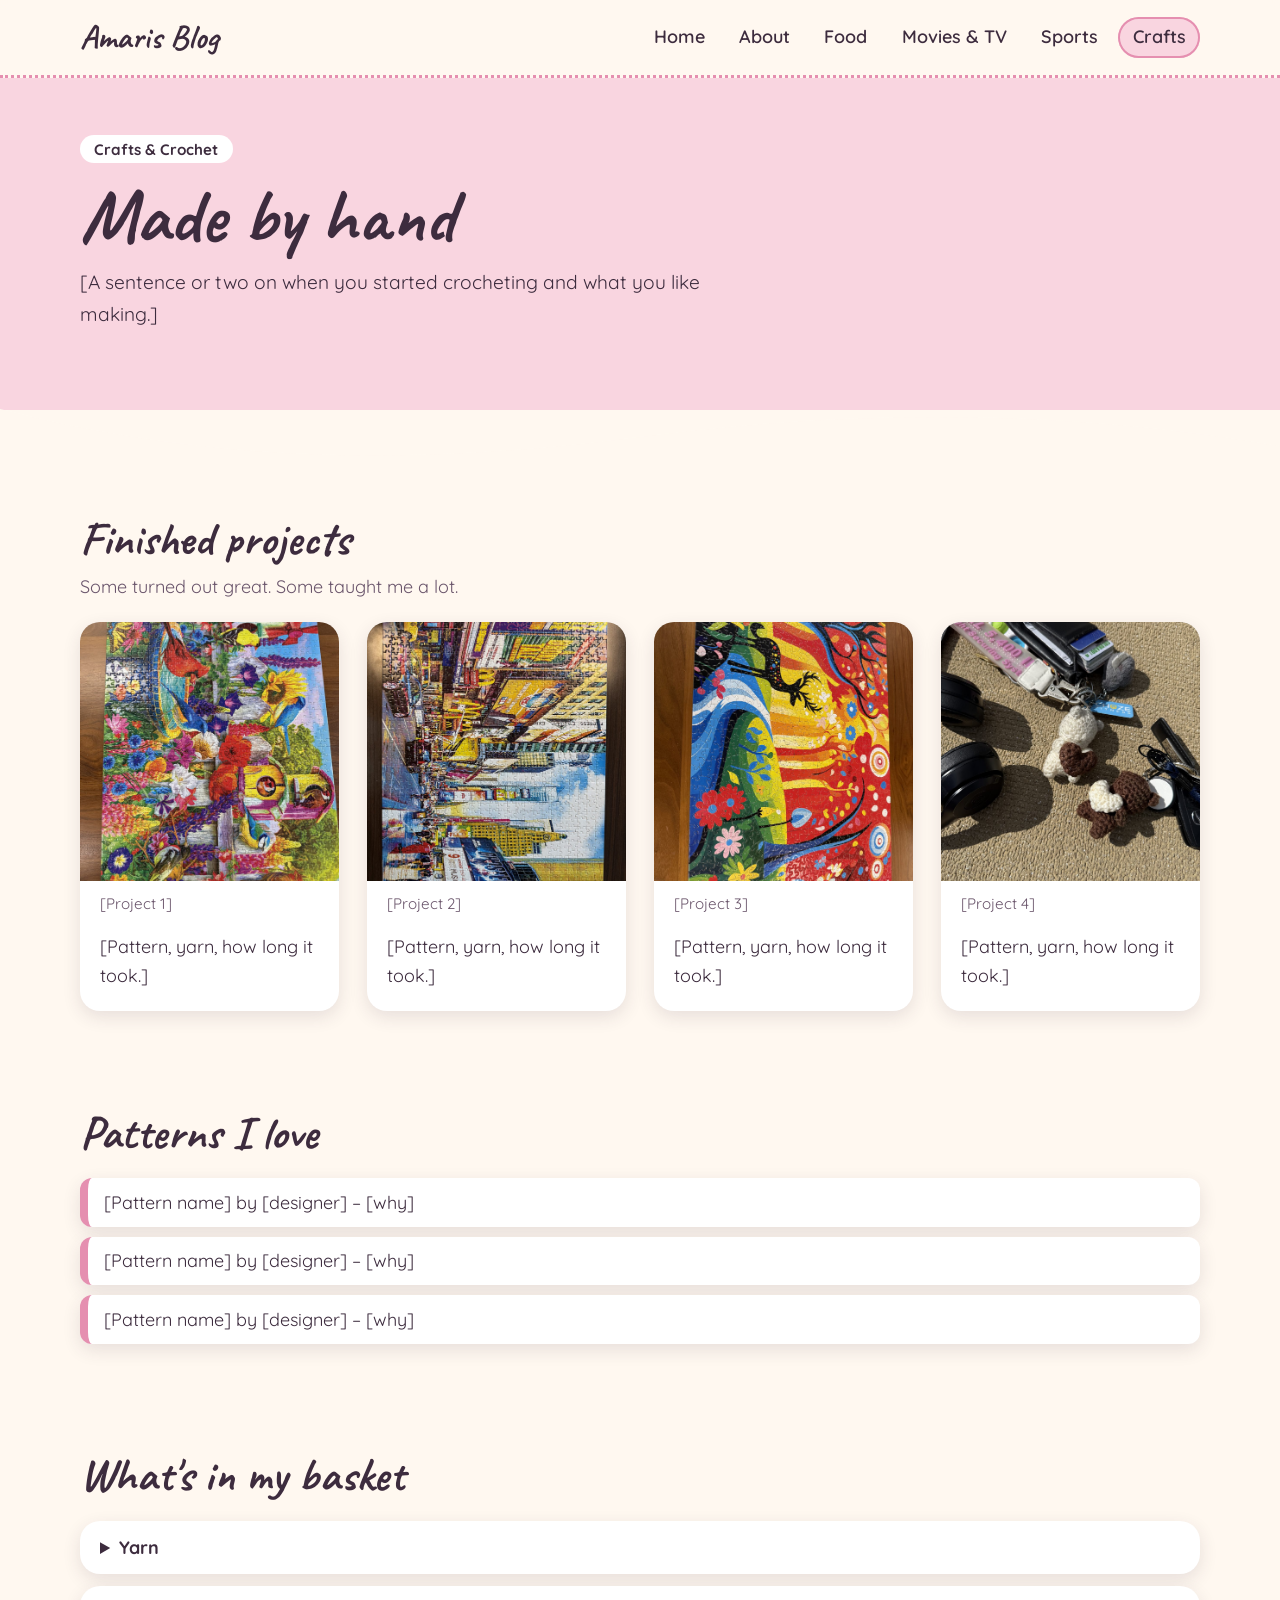
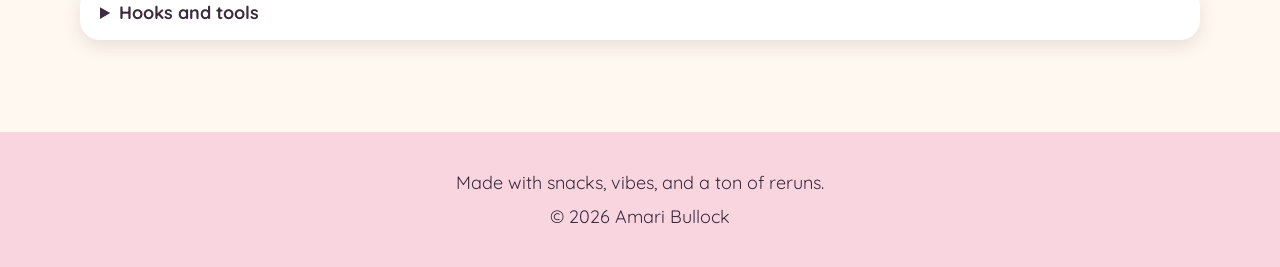
<file: crafts.html>
<!doctype html>
<html lang="en">
<head>
  <meta charset="utf-8">
  <meta name="viewport" content="width=device-width, initial-scale=1">
  <title>Crafts &amp; Crochet | Amaris Blog</title>
  <meta name="description" content="Crochet projects, favorite patterns, and materials.">
  <link rel="preconnect" href="https://fonts.googleapis.com">
  <link rel="preconnect" href="https://fonts.gstatic.com" crossorigin>
  <link href="https://fonts.googleapis.com/css2?family=Caveat:wght@700&family=Quicksand:wght@500;700&display=swap" rel="stylesheet">
  <link rel="stylesheet" href="style.css">
</head>
<body class="crafts">
  <a class="skip-link" href="#main">Skip to content</a>

  <header class="site-header">
    <div class="wrap">
      <a class="logo" href="index.html">Amaris Blog</a>
      <nav aria-label="Main">
        <ul>
          <li><a href="index.html">Home</a></li>
          <li><a href="about.html">About</a></li>
          <li><a href="food.html">Food</a></li>
          <li><a href="media.html">Movies &amp; TV</a></li>
          <li><a href="sports.html">Sports</a></li>
          <li><a href="crafts.html" aria-current="page">Crafts</a></li>
        </ul>
      </nav>
    </div>
  </header>

  <main id="main">
    <div class="page-head">
      <div class="wrap">
        <span class="eyebrow">Crafts &amp; Crochet</span>
        <h1>Made by hand</h1>
        <p>[A sentence or two on when you started crocheting and what you like making.]</p>
      </div>
    </div>
    <svg class="wave" viewBox="0 0 1200 60" preserveAspectRatio="none" aria-hidden="true"><path d="M0 0 C200 60 400 60 600 30 C800 0 1000 0 1200 40 L1200 60 L0 60 Z"/></svg>

    <section>
      <div class="wrap">
        <div class="section-head">
          <h2>Finished projects</h2>
          <p class="lede">Some turned out great. Some taught me a lot.</p>
        </div>
        <div class="grid">
          <figure class="card">
            <img class="photo" src="images/puzzle2.jpg" alt="Puzzle project">
            <figcaption>[Project 1]</figcaption>
            <div class="card-body"><p>[Pattern, yarn, how long it took.]</p></div>
          </figure>
          <figure class="card">
            <img class="photo" src="images/puzzle3.jpg" alt="Puzzle project">
            <figcaption>[Project 2]</figcaption>
            <div class="card-body"><p>[Pattern, yarn, how long it took.]</p></div>
          </figure>
          <figure class="card">
            <img class="photo" src="images/puzzle4.jpg" alt="Puzzle project">
            <figcaption>[Project 3]</figcaption>
            <div class="card-body"><p>[Pattern, yarn, how long it took.]</p></div>
          </figure>
          <figure class="card">
            <img class="photo" src="images/crochet.jpg" alt="A crochet project">
            <figcaption>[Project 4]</figcaption>
            <div class="card-body"><p>[Pattern, yarn, how long it took.]</p></div>
          </figure>
        </div>
      </div>
    </section>

    <section>
      <div class="wrap">
        <div class="section-head"><h2>Patterns I love</h2></div>
        <ul class="checklist">
          <li>[Pattern name] by [designer] &ndash; [why]</li>
          <li>[Pattern name] by [designer] &ndash; [why]</li>
          <li>[Pattern name] by [designer] &ndash; [why]</li>
        </ul>
      </div>
    </section>

    <section>
      <div class="wrap">
        <div class="section-head"><h2>What's in my basket</h2></div>
        <details>
          <summary>Yarn</summary>
          <p>[Brands and weights you reach for.]</p>
        </details>
        <details>
          <summary>Hooks and tools</summary>
          <p>[Hook sizes, stitch markers, and other tools.]</p>
        </details>
      </div>
    </section>
  </main>

  <footer class="site-footer">
    <div class="wrap">
      <p>Made with snacks, vibes, and a ton of reruns.</p>
      <p>&copy; 2026 Amari Bullock</p>
    </div>
  </footer>
</body>
</html>
</file>
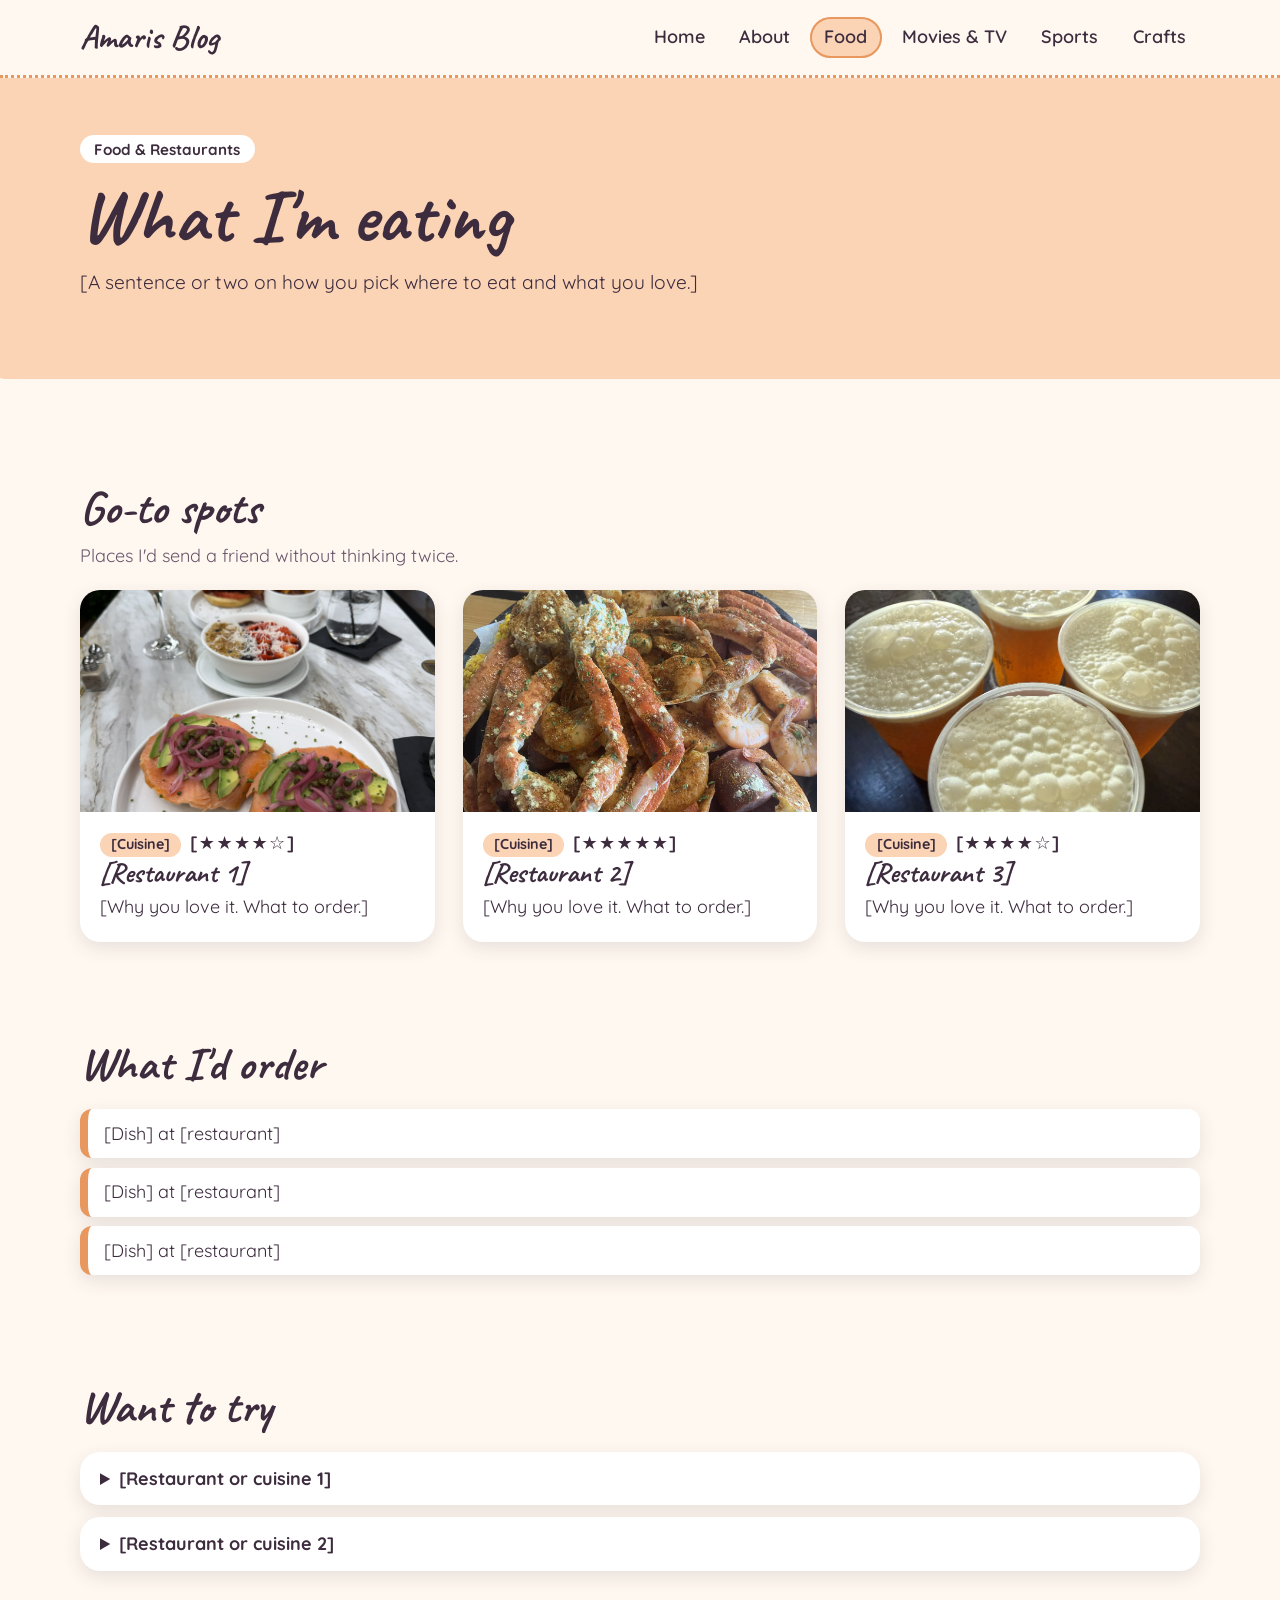
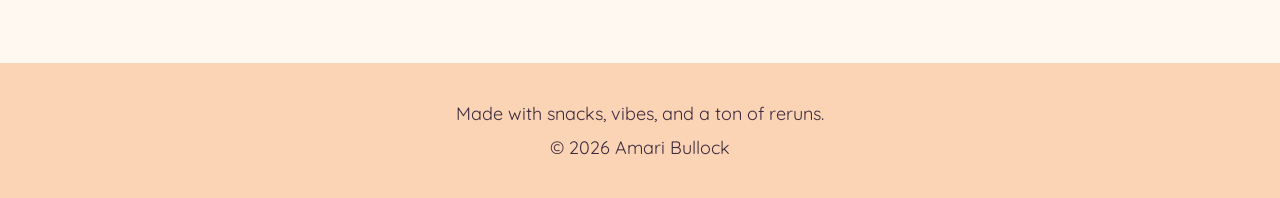
<file: food.html>
<!doctype html>
<html lang="en">
<head>
  <meta charset="utf-8">
  <meta name="viewport" content="width=device-width, initial-scale=1">
  <title>Food &amp; Restaurants | Amaris Blog</title>
  <meta name="description" content="Restaurant recommendations and favorite dishes.">
  <link rel="preconnect" href="https://fonts.googleapis.com">
  <link rel="preconnect" href="https://fonts.gstatic.com" crossorigin>
  <link href="https://fonts.googleapis.com/css2?family=Caveat:wght@700&family=Quicksand:wght@500;700&display=swap" rel="stylesheet">
  <link rel="stylesheet" href="style.css">
</head>
<body class="food">
  <a class="skip-link" href="#main">Skip to content</a>

  <header class="site-header">
    <div class="wrap">
      <a class="logo" href="index.html">Amaris Blog</a>
      <nav aria-label="Main">
        <ul>
          <li><a href="index.html">Home</a></li>
          <li><a href="about.html">About</a></li>
          <li><a href="food.html" aria-current="page">Food</a></li>
          <li><a href="media.html">Movies &amp; TV</a></li>
          <li><a href="sports.html">Sports</a></li>
          <li><a href="crafts.html">Crafts</a></li>
        </ul>
      </nav>
    </div>
  </header>

  <main id="main">
    <div class="page-head">
      <div class="wrap">
        <span class="eyebrow">Food &amp; Restaurants</span>
        <h1>What I'm eating</h1>
        <p>[A sentence or two on how you pick where to eat and what you love.]</p>
      </div>
    </div>
    <svg class="wave" viewBox="0 0 1200 60" preserveAspectRatio="none" aria-hidden="true"><path d="M0 0 C200 60 400 60 600 30 C800 0 1000 0 1200 40 L1200 60 L0 60 Z"/></svg>

    <section>
      <div class="wrap">
        <div class="section-head">
          <h2>Go-to spots</h2>
          <p class="lede">Places I'd send a friend without thinking twice.</p>
        </div>
        <div class="grid">
          <article class="card">
            <img class="photo wide" src="images/bageal.png" alt="A bagel">
            <div class="card-body">
              <span class="tag">[Cuisine]</span> <span class="rating" aria-label="[4] out of 5">[&#9733;&#9733;&#9733;&#9733;&#9734;]</span>
              <h3>[Restaurant 1]</h3>
              <p>[Why you love it. What to order.]</p>
            </div>
          </article>
          <article class="card">
            <img class="photo wide" src="images/crab.jpg" alt="Crab">
            <div class="card-body">
              <span class="tag">[Cuisine]</span> <span class="rating" aria-label="[5] out of 5">[&#9733;&#9733;&#9733;&#9733;&#9733;]</span>
              <h3>[Restaurant 2]</h3>
              <p>[Why you love it. What to order.]</p>
            </div>
          </article>
          <article class="card">
            <img class="photo wide" src="images/buterbeer.png" alt="Butterbeer">
            <div class="card-body">
              <span class="tag">[Cuisine]</span> <span class="rating" aria-label="[4] out of 5">[&#9733;&#9733;&#9733;&#9733;&#9734;]</span>
              <h3>[Restaurant 3]</h3>
              <p>[Why you love it. What to order.]</p>
            </div>
          </article>
        </div>
      </div>
    </section>

    <section>
      <div class="wrap">
        <div class="section-head"><h2>What I'd order</h2></div>
        <ul class="checklist">
          <li>[Dish] at [restaurant]</li>
          <li>[Dish] at [restaurant]</li>
          <li>[Dish] at [restaurant]</li>
        </ul>
      </div>
    </section>

    <section>
      <div class="wrap">
        <div class="section-head"><h2>Want to try</h2></div>
        <details>
          <summary>[Restaurant or cuisine 1]</summary>
          <p>[Why it's on your list.]</p>
        </details>
        <details>
          <summary>[Restaurant or cuisine 2]</summary>
          <p>[Why it's on your list.]</p>
        </details>
      </div>
    </section>
  </main>

  <footer class="site-footer">
    <div class="wrap">
      <p>Made with snacks, vibes, and a ton of reruns.</p>
      <p>&copy; 2026 Amari Bullock</p>
    </div>
  </footer>
</body>
</html>
</file>
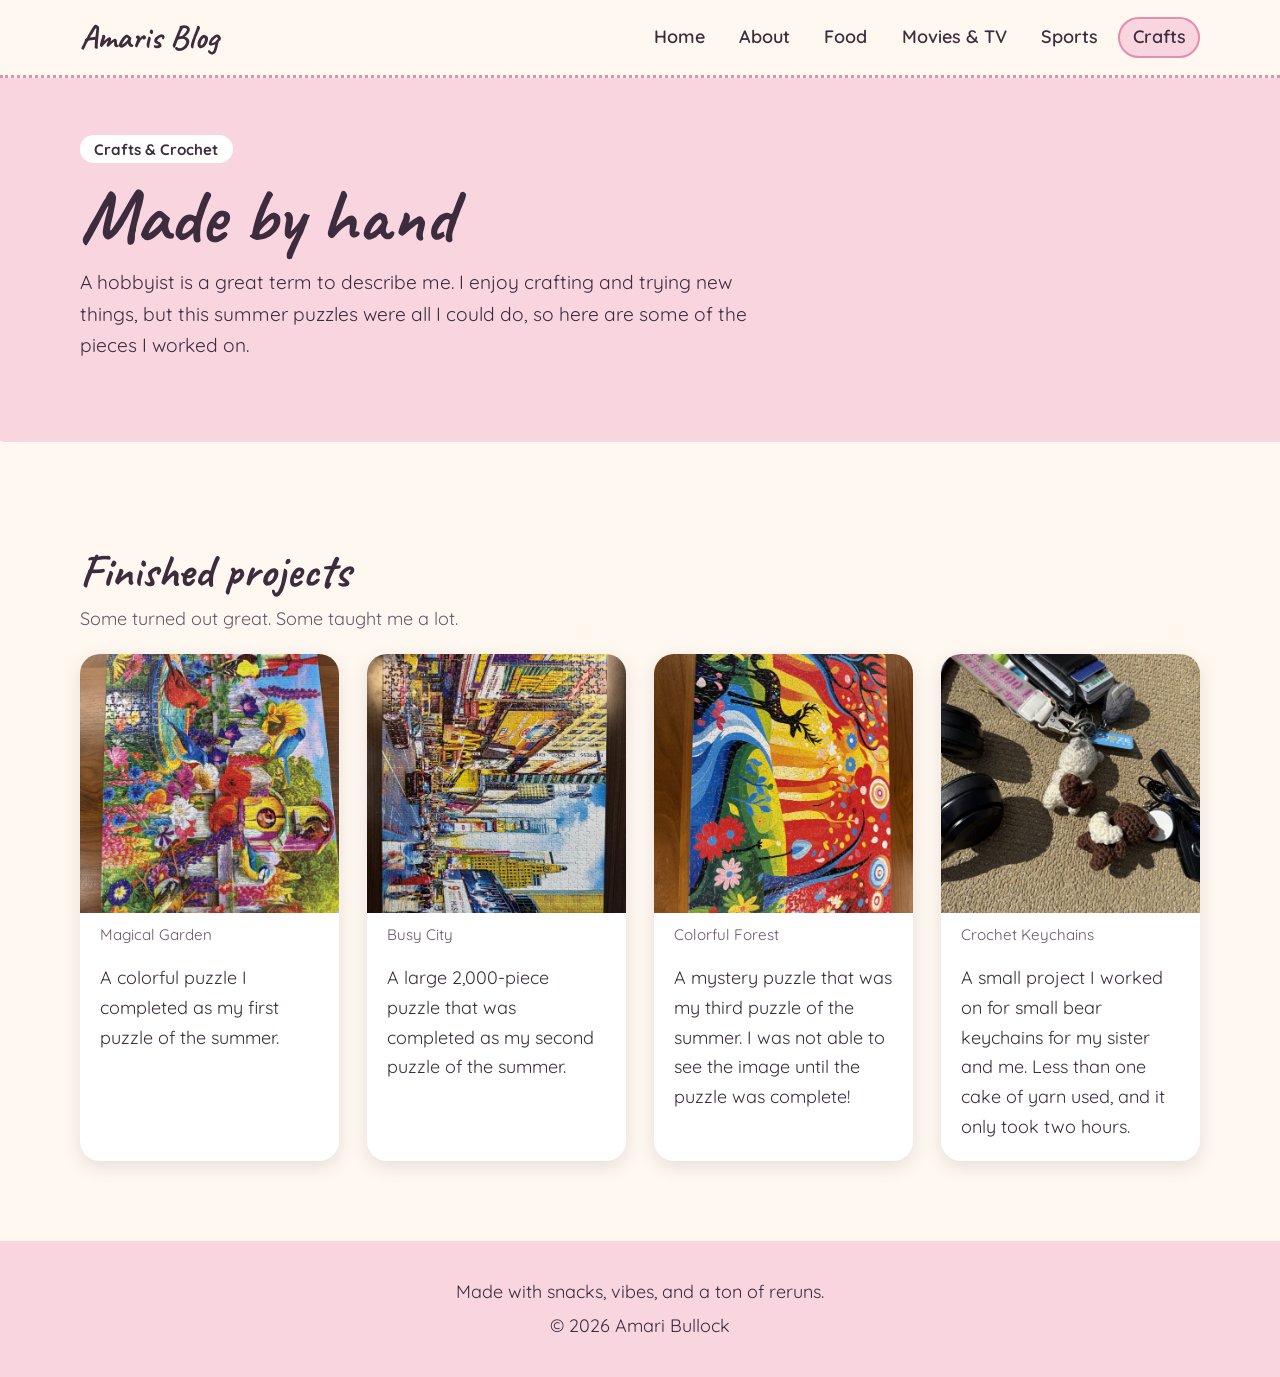
<file: src/crafts.html>
<!doctype html>
<html lang="en">
<head>
  <meta charset="utf-8">
  <meta name="viewport" content="width=device-width, initial-scale=1">
  <title>Crafts &amp; Crochet | Amaris Blog</title>
  <meta name="description" content="Crochet projects, favorite patterns, and materials.">
  <link rel="icon" type="image/svg+xml" href="../favicon.svg">
  <link rel="preconnect" href="https://fonts.googleapis.com">
  <link rel="preconnect" href="https://fonts.gstatic.com" crossorigin>
  <link href="https://fonts.googleapis.com/css2?family=Caveat:wght@700&family=Quicksand:wght@500;700&display=swap" rel="stylesheet">
  <link rel="stylesheet" href="../ui/style.css">
</head>
<body class="crafts">
  <a class="skip-link" href="#main">Skip to content</a>

  <header class="site-header">
    <div class="wrap">
      <a class="logo" href="../index.html">Amaris Blog</a>
      <nav aria-label="Main">
        <ul>
          <li><a href="../index.html">Home</a></li>
          <li><a href="about.html">About</a></li>
          <li><a href="food.html">Food</a></li>
          <li><a href="media.html">Movies &amp; TV</a></li>
          <li><a href="sports.html">Sports</a></li>
          <li><a href="crafts.html" aria-current="page">Crafts</a></li>
        </ul>
      </nav>
    </div>
  </header>

  <main id="main">
    <div class="page-head">
      <div class="wrap">
        <span class="eyebrow">Crafts &amp; Crochet</span>
        <h1>Made by hand</h1>
        <p>A hobbyist is a great term to describe me. I enjoy crafting and trying new things, but this summer puzzles were all I could do, so here are some of the pieces I worked on.</p>
      </div>
    </div>
    <svg class="wave" viewBox="0 0 1200 60" preserveAspectRatio="none" aria-hidden="true"><path d="M0 0 C200 60 400 60 600 30 C800 0 1000 0 1200 40 L1200 60 L0 60 Z"/></svg>

    <section>
      <div class="wrap">
        <div class="section-head">
          <h2>Finished projects</h2>
          <p class="lede">Some turned out great. Some taught me a lot.</p>
        </div>
        <div class="grid">
          <figure class="card">
            <img class="photo" src="../images/puzzle2.jpg" alt="Completed Magical Garden puzzle">
            <figcaption>Magical Garden</figcaption>
            <div class="card-body"><p>A colorful puzzle I completed as my first puzzle of the summer.</p></div>
          </figure>
          <figure class="card">
            <img class="photo" src="../images/puzzle3.jpg" alt="Completed Busy City puzzle">
            <figcaption>Busy City</figcaption>
            <div class="card-body"><p>A large 2,000-piece puzzle that was completed as my second puzzle of the summer.</p></div>
          </figure>
          <figure class="card">
            <img class="photo" src="../images/puzzle4.jpg" alt="Completed Colorful Forest mystery puzzle">
            <figcaption>Colorful Forest</figcaption>
            <div class="card-body"><p>A mystery puzzle that was my third puzzle of the summer. I was not able to see the image until the puzzle was complete!</p></div>
          </figure>
          <figure class="card">
            <img class="photo" src="../images/crochet.jpg" alt="Crochet bear keychains">
            <figcaption>Crochet Keychains</figcaption>
            <div class="card-body"><p>A small project I worked on for small bear keychains for my sister and me. Less than one cake of yarn used, and it only took two hours.</p></div>
          </figure>
        </div>
      </div>
    </section>
  </main>

  <footer class="site-footer">
    <div class="wrap">
      <p>Made with snacks, vibes, and a ton of reruns.</p>
      <p>&copy; 2026 Amari Bullock</p>
    </div>
  </footer>
</body>
</html>
</file>
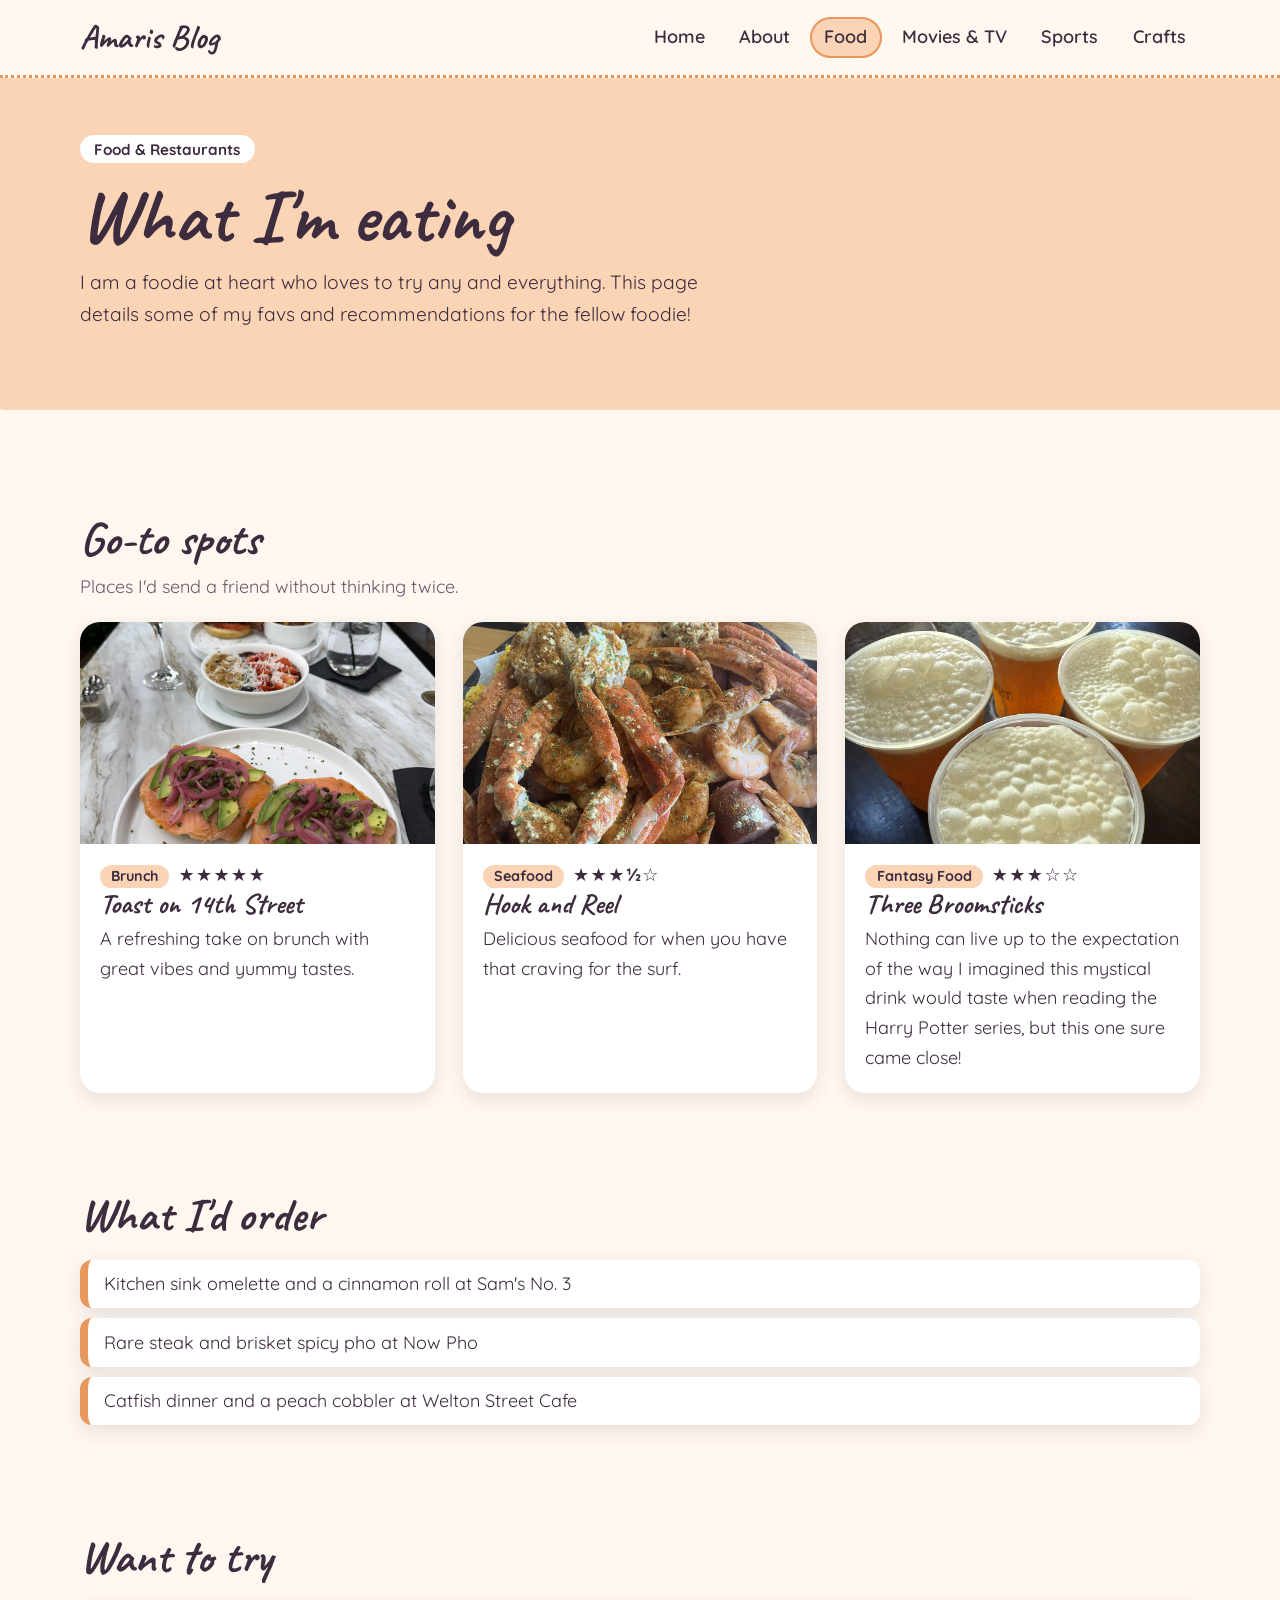
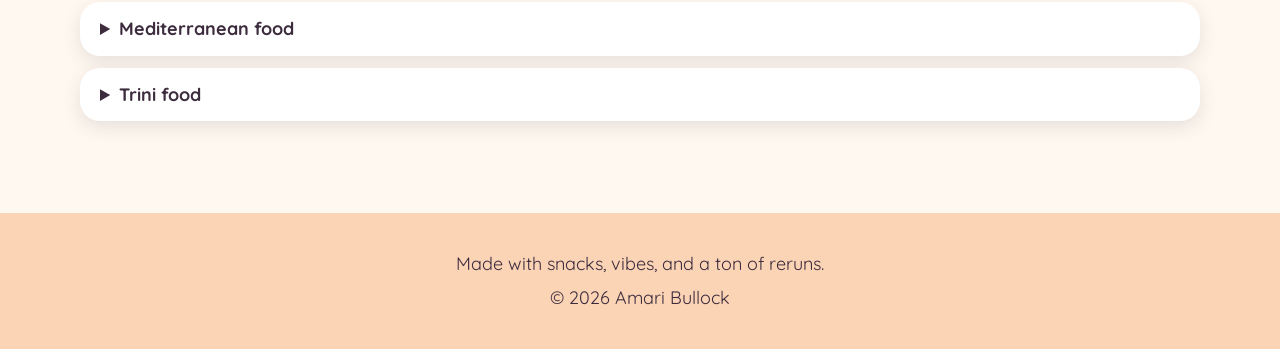
<file: src/food.html>
<!doctype html>
<html lang="en">
<head>
  <meta charset="utf-8">
  <meta name="viewport" content="width=device-width, initial-scale=1">
  <title>Food &amp; Restaurants | Amaris Blog</title>
  <meta name="description" content="Restaurant recommendations and favorite dishes.">
  <link rel="icon" type="image/svg+xml" href="../favicon.svg">
  <link rel="preconnect" href="https://fonts.googleapis.com">
  <link rel="preconnect" href="https://fonts.gstatic.com" crossorigin>
  <link href="https://fonts.googleapis.com/css2?family=Caveat:wght@700&family=Quicksand:wght@500;700&display=swap" rel="stylesheet">
  <link rel="stylesheet" href="../ui/style.css">
</head>
<body class="food">
  <a class="skip-link" href="#main">Skip to content</a>

  <header class="site-header">
    <div class="wrap">
      <a class="logo" href="../index.html">Amaris Blog</a>
      <nav aria-label="Main">
        <ul>
          <li><a href="../index.html">Home</a></li>
          <li><a href="about.html">About</a></li>
          <li><a href="food.html" aria-current="page">Food</a></li>
          <li><a href="media.html">Movies &amp; TV</a></li>
          <li><a href="sports.html">Sports</a></li>
          <li><a href="crafts.html">Crafts</a></li>
        </ul>
      </nav>
    </div>
  </header>

  <main id="main">
    <div class="page-head">
      <div class="wrap">
        <span class="eyebrow">Food &amp; Restaurants</span>
        <h1>What I'm eating</h1>
        <p>I am a foodie at heart who loves to try any and everything. This page details some of my favs and recommendations for the fellow foodie!</p>
      </div>
    </div>
    <svg class="wave" viewBox="0 0 1200 60" preserveAspectRatio="none" aria-hidden="true"><path d="M0 0 C200 60 400 60 600 30 C800 0 1000 0 1200 40 L1200 60 L0 60 Z"/></svg>

    <section>
      <div class="wrap">
        <div class="section-head">
          <h2>Go-to spots</h2>
          <p class="lede">Places I'd send a friend without thinking twice.</p>
        </div>
        <div class="grid">
          <article class="card">
            <img class="photo wide" src="../images/bageal.jpg" alt="A bagel">
            <div class="card-body">
              <span class="tag">Brunch</span> <span class="rating" aria-label="5 out of 5">&#9733;&#9733;&#9733;&#9733;&#9733;</span>
              <h3>Toast on 14th Street</h3>
              <p>A refreshing take on brunch with great vibes and yummy tastes.</p>
            </div>
          </article>
          <article class="card">
            <img class="photo wide" src="../images/crab.jpg" alt="Crab">
            <div class="card-body">
              <span class="tag">Seafood</span> <span class="rating" aria-label="3.5 out of 5">&#9733;&#9733;&#9733;&frac12;&#9734;</span>
              <h3>Hook and Reel</h3>
              <p>Delicious seafood for when you have that craving for the surf.</p>
            </div>
          </article>
          <article class="card">
            <img class="photo wide" src="../images/buterbeer.jpg" alt="Butterbeer">
            <div class="card-body">
              <span class="tag">Fantasy Food</span> <span class="rating" aria-label="3 out of 5">&#9733;&#9733;&#9733;&#9734;&#9734;</span>
              <h3>Three Broomsticks</h3>
              <p>Nothing can live up to the expectation of the way I imagined this mystical drink would taste when reading the Harry Potter series, but this one sure came close!</p>
            </div>
          </article>
        </div>
      </div>
    </section>

    <section>
      <div class="wrap">
        <div class="section-head"><h2>What I'd order</h2></div>
        <ul class="checklist">
          <li>Kitchen sink omelette and a cinnamon roll at Sam's No. 3</li>
          <li>Rare steak and brisket spicy pho at Now Pho</li>
          <li>Catfish dinner and a peach cobbler at Welton Street Cafe</li>
        </ul>
      </div>
    </section>

    <section>
      <div class="wrap">
        <div class="section-head"><h2>Want to try</h2></div>
        <details>
          <summary>Mediterranean food</summary>
          <p>I am on the hunt for the best local Mediterranean spot so I can better diversify my palate. If you have suggestions, let me know! I am looking to try out more places.</p>
        </details>
        <details>
          <summary>Trini food</summary>
          <p>The Trini food I had on the East Coast was heavenly, and I want Colorado to give my taste buds that feeling again. Matter of fact, if you know any Caribbean place, send it my way!</p>
        </details>
      </div>
    </section>
  </main>

  <footer class="site-footer">
    <div class="wrap">
      <p>Made with snacks, vibes, and a ton of reruns.</p>
      <p>&copy; 2026 Amari Bullock</p>
    </div>
  </footer>
</body>
</html>
</file>
<file: style.css>
/* Soft pastel, cozy blog.
   One stylesheet for every page. Each page's <body> class (food, media,
   sports, crafts) sets --accent, so the same rules give each topic its own color. */

:root {
  --cream: #fff8f0;
  --paper: #ffffff;
  --plum: #3d2c3e;        /* all body text: dark on light keeps contrast high */
  --plum-soft: #6b566c;
  --blush: #f9d5e0;
  --peach: #fbd3b5;
  --butter: #fdf0b8;
  --sage: #cfe8d5;
  --sky: #cfe6f5;
  --lavender: #e1d5f5;

  --accent: var(--blush);
  --accent-deep: #e58fb0;

  --radius: 1.25rem;
  --shadow: 0 6px 18px rgb(61 44 62 / 0.12);
  --gap: clamp(1rem, 3vw, 1.75rem);

  --font-display: "Caveat", "Segoe Print", "Bradley Hand", cursive;
  --font-body: "Quicksand", system-ui, -apple-system, "Segoe UI", Roboto, sans-serif;

  color-scheme: light;
}

body.food    { --accent: var(--peach);    --accent-deep: #e8985f; }
body.media   { --accent: var(--lavender); --accent-deep: #9a7fd1; }
body.sports  { --accent: var(--sage);     --accent-deep: #5faa78; }
body.crafts  { --accent: var(--blush);    --accent-deep: #e58fb0; }
body.about   { --accent: var(--butter);   --accent-deep: #d9b52e; }

* { box-sizing: border-box; }

html { scroll-behavior: smooth; }

body {
  margin: 0;
  font-family: var(--font-body);
  font-size: 1.125rem;
  line-height: 1.65;
  color: var(--plum);
  background: var(--cream);
}

h1, h2, h3 {
  font-family: var(--font-display);
  line-height: 1.1;
  margin: 0 0 0.5rem;
  font-weight: 700;
}
h1 { font-size: clamp(2.75rem, 8vw, 4.75rem); }
h2 { font-size: clamp(2rem, 5vw, 2.9rem); }
h3 { font-size: 1.75rem; }

p { margin: 0 0 1rem; }
a { color: var(--plum); text-decoration-color: var(--accent-deep); text-underline-offset: 3px; text-decoration-thickness: 2px; }
a:hover { text-decoration-color: var(--plum); }

:focus-visible {
  outline: 3px solid var(--plum);
  outline-offset: 3px;
  border-radius: 6px;
}

.skip-link {
  position: absolute;
  left: 1rem;
  top: -4rem;
  background: var(--plum);
  color: var(--cream);
  padding: 0.5rem 1rem;
  border-radius: 999px;
  z-index: 20;
}
.skip-link:focus { top: 0.75rem; }

.wrap {
  width: min(70rem, 100% - 2rem);
  margin-inline: auto;
}

/* ---------- Header and nav ---------- */

.site-header {
  position: sticky;
  top: 0;
  z-index: 10;
  background: rgb(255 248 240 / 0.94);
  backdrop-filter: blur(6px);
  border-bottom: 3px dotted var(--accent-deep);
}
.site-header .wrap {
  display: flex;
  flex-wrap: wrap;
  align-items: center;
  justify-content: space-between;
  gap: 0.25rem 1.5rem;
  padding-block: 0.6rem;
}
.logo {
  font-family: var(--font-display);
  font-size: 2.1rem;
  font-weight: 700;
  text-decoration: none;
}
nav ul {
  display: flex;
  flex-wrap: wrap;
  gap: 0.35rem;
  list-style: none;
  margin: 0;
  padding: 0;
}
nav a {
  display: block;
  padding: 0.35rem 0.9rem;
  border-radius: 999px;
  text-decoration: none;
  font-weight: 600;
  transition: background 0.2s, transform 0.2s;
}
nav a:hover { background: var(--accent); transform: translateY(-2px); }
nav a[aria-current="page"] { background: var(--accent); box-shadow: inset 0 0 0 2px var(--accent-deep); }

/* ---------- Hero and page headers ---------- */

.hero {
  background: linear-gradient(135deg, var(--blush), var(--butter) 50%, var(--sky));
  padding-block: clamp(3rem, 9vw, 6rem) clamp(4rem, 10vw, 7rem);
  text-align: center;
}
.hero p { max-width: 38rem; margin-inline: auto; font-size: 1.3rem; }

.page-head {
  background: var(--accent);
  padding-block: clamp(2rem, 6vw, 3.5rem) clamp(3rem, 8vw, 5rem);
}
.page-head p { max-width: 42rem; font-size: 1.2rem; margin-bottom: 0; }

/* wavy edge under a colored band: the SVG is drawn in the page background color */
.wave {
  display: block;
  width: 100%;
  height: clamp(28px, 5vw, 56px);
  margin-top: -1px;
}
.wave path { fill: var(--cream); }

.eyebrow {
  display: inline-block;
  background: var(--paper);
  border-radius: 999px;
  padding: 0.1rem 0.9rem;
  font-weight: 700;
  font-size: 0.95rem;
  margin-bottom: 0.75rem;
}

/* ---------- Sections ---------- */

section { padding-block: clamp(1.75rem, 5vw, 3rem); }
.section-head { margin-bottom: 1.25rem; }
.lede { color: var(--plum-soft); max-width: 40rem; }

.button {
  display: inline-block;
  background: var(--plum);
  color: var(--cream);
  padding: 0.6rem 1.4rem;
  border-radius: 999px;
  font-weight: 700;
  text-decoration: none;
  transition: transform 0.2s, box-shadow 0.2s;
}
.button:hover { transform: translateY(-3px) rotate(-1deg); box-shadow: var(--shadow); }

/* ---------- Grids and cards ---------- */

.grid {
  display: grid;
  gap: var(--gap);
  grid-template-columns: repeat(auto-fit, minmax(min(15rem, 100%), 1fr));
}
.grid.tight { grid-template-columns: repeat(auto-fit, minmax(min(11rem, 100%), 1fr)); }

.card {
  background: var(--paper);
  border-radius: var(--radius);
  box-shadow: var(--shadow);
  overflow: hidden;
  display: flex;
  flex-direction: column;
  transition: transform 0.25s, box-shadow 0.25s;
}
.card:hover { transform: translateY(-6px) rotate(-0.8deg); box-shadow: 0 12px 26px rgb(61 44 62 / 0.18); }
.card-body { padding: 1rem 1.25rem 1.25rem; }
.card-body p:last-child { margin-bottom: 0; }
.card h3 { margin-bottom: 0.25rem; }
a.card { text-decoration: none; color: inherit; }

.tag {
  display: inline-block;
  background: var(--accent);
  border-radius: 999px;
  padding: 0 0.7rem;
  font-size: 0.9rem;
  font-weight: 700;
  margin-right: 0.25rem;
}
.rating { color: var(--plum); font-weight: 700; letter-spacing: 0.08em; }

/* ---------- Image placeholders: swap the .ph div for an <img> in the same figure ---------- */

figure { margin: 0; }
.ph {
  aspect-ratio: 1;
  display: grid;
  place-items: center;
  padding: 1rem;
  text-align: center;
  font-family: var(--font-display);
  font-size: 1.6rem;
  font-weight: 700;
  color: var(--plum);
  background: linear-gradient(135deg, var(--c1, var(--blush)), var(--c2, var(--butter)));
}
.ph.wide   { aspect-ratio: 16 / 10; }
.ph.poster { aspect-ratio: 2 / 3; }
.ph.blush    { --c1: var(--blush);    --c2: var(--peach); }
.ph.peach    { --c1: var(--peach);    --c2: var(--butter); }
.ph.sage     { --c1: var(--sage);     --c2: var(--sky); }
.ph.lavender { --c1: var(--lavender); --c2: var(--blush); }
.ph.sky      { --c1: var(--sky);      --c2: var(--lavender); }
.ph.butter   { --c1: var(--butter);   --c2: var(--sage); }
figure img { display: block; width: 100%; height: auto; }

/* A real photo, sized to match the .ph placeholder it replaces. Self-contained
   (not just "figure img") since cards use it outside a <figure> too. */
.photo {
  display: block;
  width: 100%;
  aspect-ratio: 1;
  object-fit: cover;
}
.photo.wide   { aspect-ratio: 16 / 10; }
.photo.poster { aspect-ratio: 2 / 3; }
figcaption { padding: 0.6rem 1.25rem 0; font-size: 0.95rem; color: var(--plum-soft); }

/* ---------- Stat tiles ---------- */

.stats {
  display: grid;
  gap: var(--gap);
  grid-template-columns: repeat(auto-fit, minmax(min(10rem, 100%), 1fr));
  text-align: center;
}
.stat {
  background: var(--paper);
  border: 3px dashed var(--accent-deep);
  border-radius: var(--radius);
  padding: 1rem;
}
.stat b {
  display: block;
  font-family: var(--font-display);
  font-size: 3rem;
  line-height: 1;
}

/* ---------- Two-column intro, lists, accordions ---------- */

.split {
  display: grid;
  gap: var(--gap);
  align-items: center;
  grid-template-columns: repeat(auto-fit, minmax(min(18rem, 100%), 1fr));
}
.split .card { max-width: 24rem; }

.checklist { list-style: none; padding: 0; margin: 0; }
.checklist li {
  background: var(--paper);
  border-left: 8px solid var(--accent-deep);
  border-radius: 0.75rem;
  padding: 0.6rem 1rem;
  margin-bottom: 0.6rem;
  box-shadow: var(--shadow);
}

details {
  background: var(--paper);
  border-radius: var(--radius);
  box-shadow: var(--shadow);
  padding: 0.75rem 1.25rem;
  margin-bottom: 0.75rem;
}
summary { cursor: pointer; font-weight: 700; }
details[open] summary { margin-bottom: 0.5rem; }

.schedule {
  width: 100%;
  border-collapse: collapse;
  background: var(--paper);
  border-radius: var(--radius);
  overflow: hidden;
  box-shadow: var(--shadow);
}
.schedule th, .schedule td { padding: 0.7rem 1rem; text-align: left; }
.schedule th { background: var(--accent); }
.schedule tr:nth-child(even) td { background: var(--cream); }

/* ---------- Footer ---------- */

.site-footer {
  margin-top: 2rem;
  background: var(--accent);
  padding-block: 2rem;
  text-align: center;
}
.site-footer p { margin: 0.25rem 0; }

/* ---------- Motion off for people who ask for it ---------- */

@media (prefers-reduced-motion: reduce) {
  html { scroll-behavior: auto; }
  * { transition: none !important; }
  .card:hover, .button:hover, nav a:hover { transform: none; }
}
</file>
<file: ui/style.css>
/* Soft pastel, cozy blog.
   One stylesheet for every page. Each page's <body> class (food, media,
   sports, crafts) sets --accent, so the same rules give each topic its own color. */

:root {
  --cream: #fff8f0;
  --paper: #ffffff;
  --plum: #3d2c3e;        /* all body text: dark on light keeps contrast high */
  --plum-soft: #6b566c;
  --blush: #f9d5e0;
  --peach: #fbd3b5;
  --butter: #fdf0b8;
  --sage: #cfe8d5;
  --sky: #cfe6f5;
  --lavender: #e1d5f5;

  --accent: var(--blush);
  --accent-deep: #e58fb0;

  --radius: 1.25rem;
  --shadow: 0 6px 18px rgb(61 44 62 / 0.12);
  --gap: clamp(1rem, 3vw, 1.75rem);

  --font-display: "Caveat", "Segoe Print", "Bradley Hand", cursive;
  --font-body: "Quicksand", system-ui, -apple-system, "Segoe UI", Roboto, sans-serif;

  color-scheme: light;
}

body.food    { --accent: var(--peach);    --accent-deep: #e8985f; }
body.media   { --accent: var(--lavender); --accent-deep: #9a7fd1; }
body.sports  { --accent: var(--sage);     --accent-deep: #5faa78; }
body.crafts  { --accent: var(--blush);    --accent-deep: #e58fb0; }
body.about   { --accent: var(--butter);   --accent-deep: #d9b52e; }

* { box-sizing: border-box; }

html { scroll-behavior: smooth; }

body {
  margin: 0;
  font-family: var(--font-body);
  font-size: 1.125rem;
  line-height: 1.65;
  color: var(--plum);
  background: var(--cream);
}

h1, h2, h3 {
  font-family: var(--font-display);
  line-height: 1.1;
  margin: 0 0 0.5rem;
  font-weight: 700;
}
h1 { font-size: clamp(2.75rem, 8vw, 4.75rem); }
h2 { font-size: clamp(2rem, 5vw, 2.9rem); }
h3 { font-size: 1.75rem; }

p { margin: 0 0 1rem; }
a { color: var(--plum); text-decoration-color: var(--accent-deep); text-underline-offset: 3px; text-decoration-thickness: 2px; }
a:hover { text-decoration-color: var(--plum); }

:focus-visible {
  outline: 3px solid var(--plum);
  outline-offset: 3px;
  border-radius: 6px;
}

.skip-link {
  position: absolute;
  left: 1rem;
  top: -4rem;
  background: var(--plum);
  color: var(--cream);
  padding: 0.5rem 1rem;
  border-radius: 999px;
  z-index: 20;
}
.skip-link:focus { top: 0.75rem; }

.wrap {
  width: min(70rem, 100% - 2rem);
  margin-inline: auto;
}

/* ---------- Header and nav ---------- */

.site-header {
  position: sticky;
  top: 0;
  z-index: 10;
  background: rgb(255 248 240 / 0.94);
  backdrop-filter: blur(6px);
  border-bottom: 3px dotted var(--accent-deep);
}
.site-header .wrap {
  display: flex;
  flex-wrap: wrap;
  align-items: center;
  justify-content: space-between;
  gap: 0.25rem 1.5rem;
  padding-block: 0.6rem;
}
.logo {
  font-family: var(--font-display);
  font-size: 2.1rem;
  font-weight: 700;
  text-decoration: none;
}
nav ul {
  display: flex;
  flex-wrap: wrap;
  gap: 0.35rem;
  list-style: none;
  margin: 0;
  padding: 0;
}
nav a {
  display: block;
  padding: 0.35rem 0.9rem;
  border-radius: 999px;
  text-decoration: none;
  font-weight: 600;
  transition: background 0.2s, transform 0.2s;
}
nav a:hover { background: var(--accent); transform: translateY(-2px); }
nav a[aria-current="page"] { background: var(--accent); box-shadow: inset 0 0 0 2px var(--accent-deep); }

/* ---------- Hero and page headers ---------- */

.hero {
  background: linear-gradient(135deg, var(--blush), var(--butter) 50%, var(--sky));
  padding-block: clamp(3rem, 9vw, 6rem) clamp(4rem, 10vw, 7rem);
  text-align: center;
}
.hero p { max-width: 38rem; margin-inline: auto; font-size: 1.3rem; }

.page-head {
  background: var(--accent);
  padding-block: clamp(2rem, 6vw, 3.5rem) clamp(3rem, 8vw, 5rem);
}
.page-head p { max-width: 42rem; font-size: 1.2rem; margin-bottom: 0; }

/* wavy edge under a colored band: the SVG is drawn in the page background color */
.wave {
  display: block;
  width: 100%;
  height: clamp(28px, 5vw, 56px);
  margin-top: -1px;
}
.wave path { fill: var(--cream); }

.eyebrow {
  display: inline-block;
  background: var(--paper);
  border-radius: 999px;
  padding: 0.1rem 0.9rem;
  font-weight: 700;
  font-size: 0.95rem;
  margin-bottom: 0.75rem;
}

/* ---------- Sections ---------- */

section { padding-block: clamp(1.75rem, 5vw, 3rem); }
.section-head { margin-bottom: 1.25rem; }
.lede { color: var(--plum-soft); max-width: 40rem; }

.button {
  display: inline-block;
  background: var(--plum);
  color: var(--cream);
  padding: 0.6rem 1.4rem;
  border-radius: 999px;
  font-weight: 700;
  text-decoration: none;
  transition: transform 0.2s, box-shadow 0.2s;
}
.button:hover { transform: translateY(-3px) rotate(-1deg); box-shadow: var(--shadow); }

/* ---------- Grids and cards ---------- */

.grid {
  display: grid;
  gap: var(--gap);
  grid-template-columns: repeat(auto-fit, minmax(min(15rem, 100%), 1fr));
}
.grid.tight { grid-template-columns: repeat(auto-fit, minmax(min(11rem, 100%), 1fr)); }

.card {
  background: var(--paper);
  border-radius: var(--radius);
  box-shadow: var(--shadow);
  overflow: hidden;
  display: flex;
  flex-direction: column;
  transition: transform 0.25s, box-shadow 0.25s;
}
.card:hover { transform: translateY(-6px) rotate(-0.8deg); box-shadow: 0 12px 26px rgb(61 44 62 / 0.18); }
.card-body { padding: 1rem 1.25rem 1.25rem; }
.card-body p:last-child { margin-bottom: 0; }
.card h3 { margin-bottom: 0.25rem; }
a.card { text-decoration: none; color: inherit; }

.tag {
  display: inline-block;
  background: var(--accent);
  border-radius: 999px;
  padding: 0 0.7rem;
  font-size: 0.9rem;
  font-weight: 700;
  margin-right: 0.25rem;
}
.rating { color: var(--plum); font-weight: 700; letter-spacing: 0.08em; }

/* ---------- Image placeholders: swap the .ph div for an <img> in the same figure ---------- */

figure { margin: 0; }
.ph {
  aspect-ratio: 1;
  display: grid;
  place-items: center;
  padding: 1rem;
  text-align: center;
  font-family: var(--font-display);
  font-size: 1.6rem;
  font-weight: 700;
  color: var(--plum);
  background: linear-gradient(135deg, var(--c1, var(--blush)), var(--c2, var(--butter)));
}
.ph.wide   { aspect-ratio: 16 / 10; }
.ph.poster { aspect-ratio: 2 / 3; }
.ph.blush    { --c1: var(--blush);    --c2: var(--peach); }
.ph.peach    { --c1: var(--peach);    --c2: var(--butter); }
.ph.sage     { --c1: var(--sage);     --c2: var(--sky); }
.ph.lavender { --c1: var(--lavender); --c2: var(--blush); }
.ph.sky      { --c1: var(--sky);      --c2: var(--lavender); }
.ph.butter   { --c1: var(--butter);   --c2: var(--sage); }
figure img { display: block; width: 100%; height: auto; }

/* A real photo, sized to match the .ph placeholder it replaces. Self-contained
   (not just "figure img") since cards use it outside a <figure> too. */
.photo {
  display: block;
  width: 100%;
  aspect-ratio: 1;
  object-fit: cover;
}
.photo.wide   { aspect-ratio: 16 / 10; }
.photo.poster { aspect-ratio: 2 / 3; }
figcaption { padding: 0.6rem 1.25rem 0; font-size: 0.95rem; color: var(--plum-soft); }

/* ---------- Stat tiles ---------- */

.stats {
  display: grid;
  gap: var(--gap);
  grid-template-columns: repeat(auto-fit, minmax(min(10rem, 100%), 1fr));
  text-align: center;
}
.stat {
  background: var(--paper);
  border: 3px dashed var(--accent-deep);
  border-radius: var(--radius);
  padding: 1rem;
}
.stat b {
  display: block;
  font-family: var(--font-display);
  font-size: 3rem;
  line-height: 1;
}

/* ---------- Two-column intro, lists, accordions ---------- */

.split {
  display: grid;
  gap: var(--gap);
  align-items: center;
  grid-template-columns: repeat(auto-fit, minmax(min(18rem, 100%), 1fr));
}
.split .card { max-width: 24rem; }

.checklist { list-style: none; padding: 0; margin: 0; }
.checklist li {
  background: var(--paper);
  border-left: 8px solid var(--accent-deep);
  border-radius: 0.75rem;
  padding: 0.6rem 1rem;
  margin-bottom: 0.6rem;
  box-shadow: var(--shadow);
}

details {
  background: var(--paper);
  border-radius: var(--radius);
  box-shadow: var(--shadow);
  padding: 0.75rem 1.25rem;
  margin-bottom: 0.75rem;
}
summary { cursor: pointer; font-weight: 700; }
details[open] summary { margin-bottom: 0.5rem; }

.schedule {
  width: 100%;
  border-collapse: collapse;
  background: var(--paper);
  border-radius: var(--radius);
  overflow: hidden;
  box-shadow: var(--shadow);
}
.schedule th, .schedule td { padding: 0.7rem 1rem; text-align: left; }
.schedule th { background: var(--accent); }
.schedule tr:nth-child(even) td { background: var(--cream); }

/* ---------- Footer ---------- */

.site-footer {
  margin-top: 2rem;
  background: var(--accent);
  padding-block: 2rem;
  text-align: center;
}
.site-footer p { margin: 0.25rem 0; }
.credits { font-size: 0.85rem; color: var(--plum-soft); margin-top: 0.75rem; }

/* ---------- Motion off for people who ask for it ---------- */

@media (prefers-reduced-motion: reduce) {
  html { scroll-behavior: auto; }
  * { transition: none !important; }
  .card:hover, .button:hover, nav a:hover { transform: none; }
}
</file>
